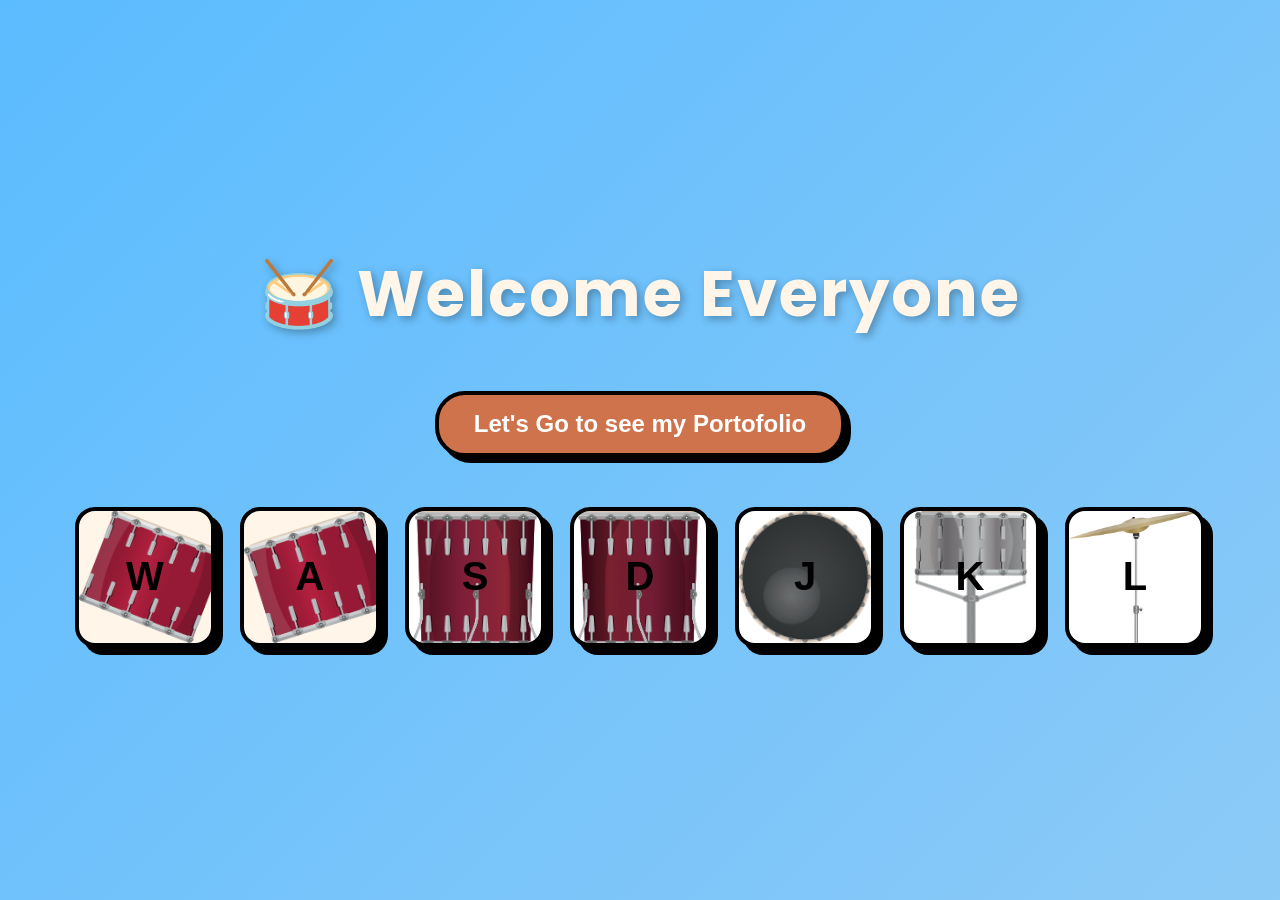
<file: index.html>
<!DOCTYPE html>
<html lang="en">
  <head>
    <meta charset="UTF-8" />
    <meta name="viewport" content="width=device-width, initial-scale=1.0" />
    <title>Drum Kit - DAMASSDEV</title>
    <link
      rel="icon"
      href="./Assets/images/Image_Company.jpg"
      type="image/x-icon"
    />

    <!-- Style CSS -->
    <link rel="stylesheet" href="./styles/style_splash.css" />

    <!-- font google
      -->
    <link
      href="https://fonts.googleapis.com/css2?family=Poppins:wght@400;700&display=swap"
      rel="stylesheet"
    />
  </head>
  <body>
    <h1>🥁 Welcome Everyone</h1>
    <button><a href="./pages/main.html">Let's Go to see my Portofolio</a></button>
    <div class="set">
      <button class="drum w">w</button>
      <button class="drum a">a</button>
      <button class="drum s">s</button>
      <button class="drum d">d</button>
      <button class="drum j">j</button>
      <button class="drum k">k</button>
      <button class="drum l">l</button>
    </div>
    <script src="./js/splash.js"></script>
  </body>
</html>
</file>
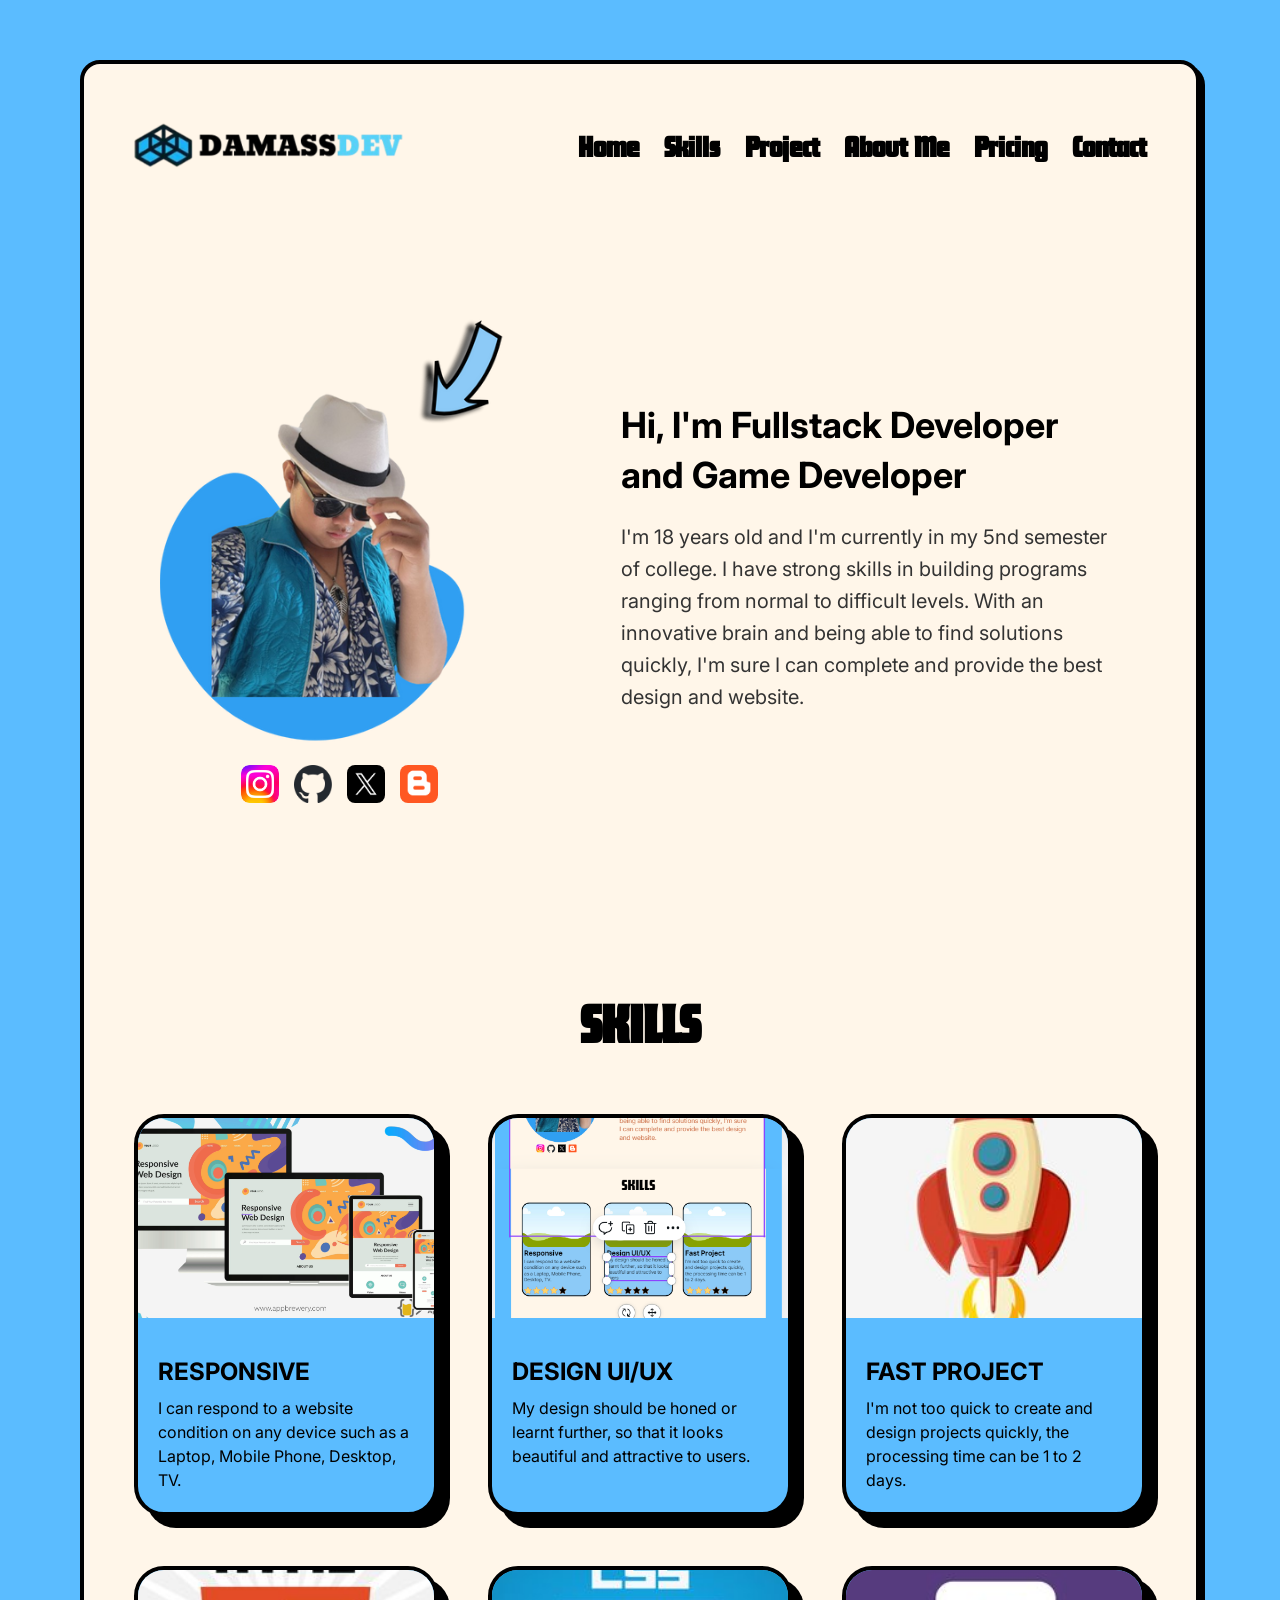
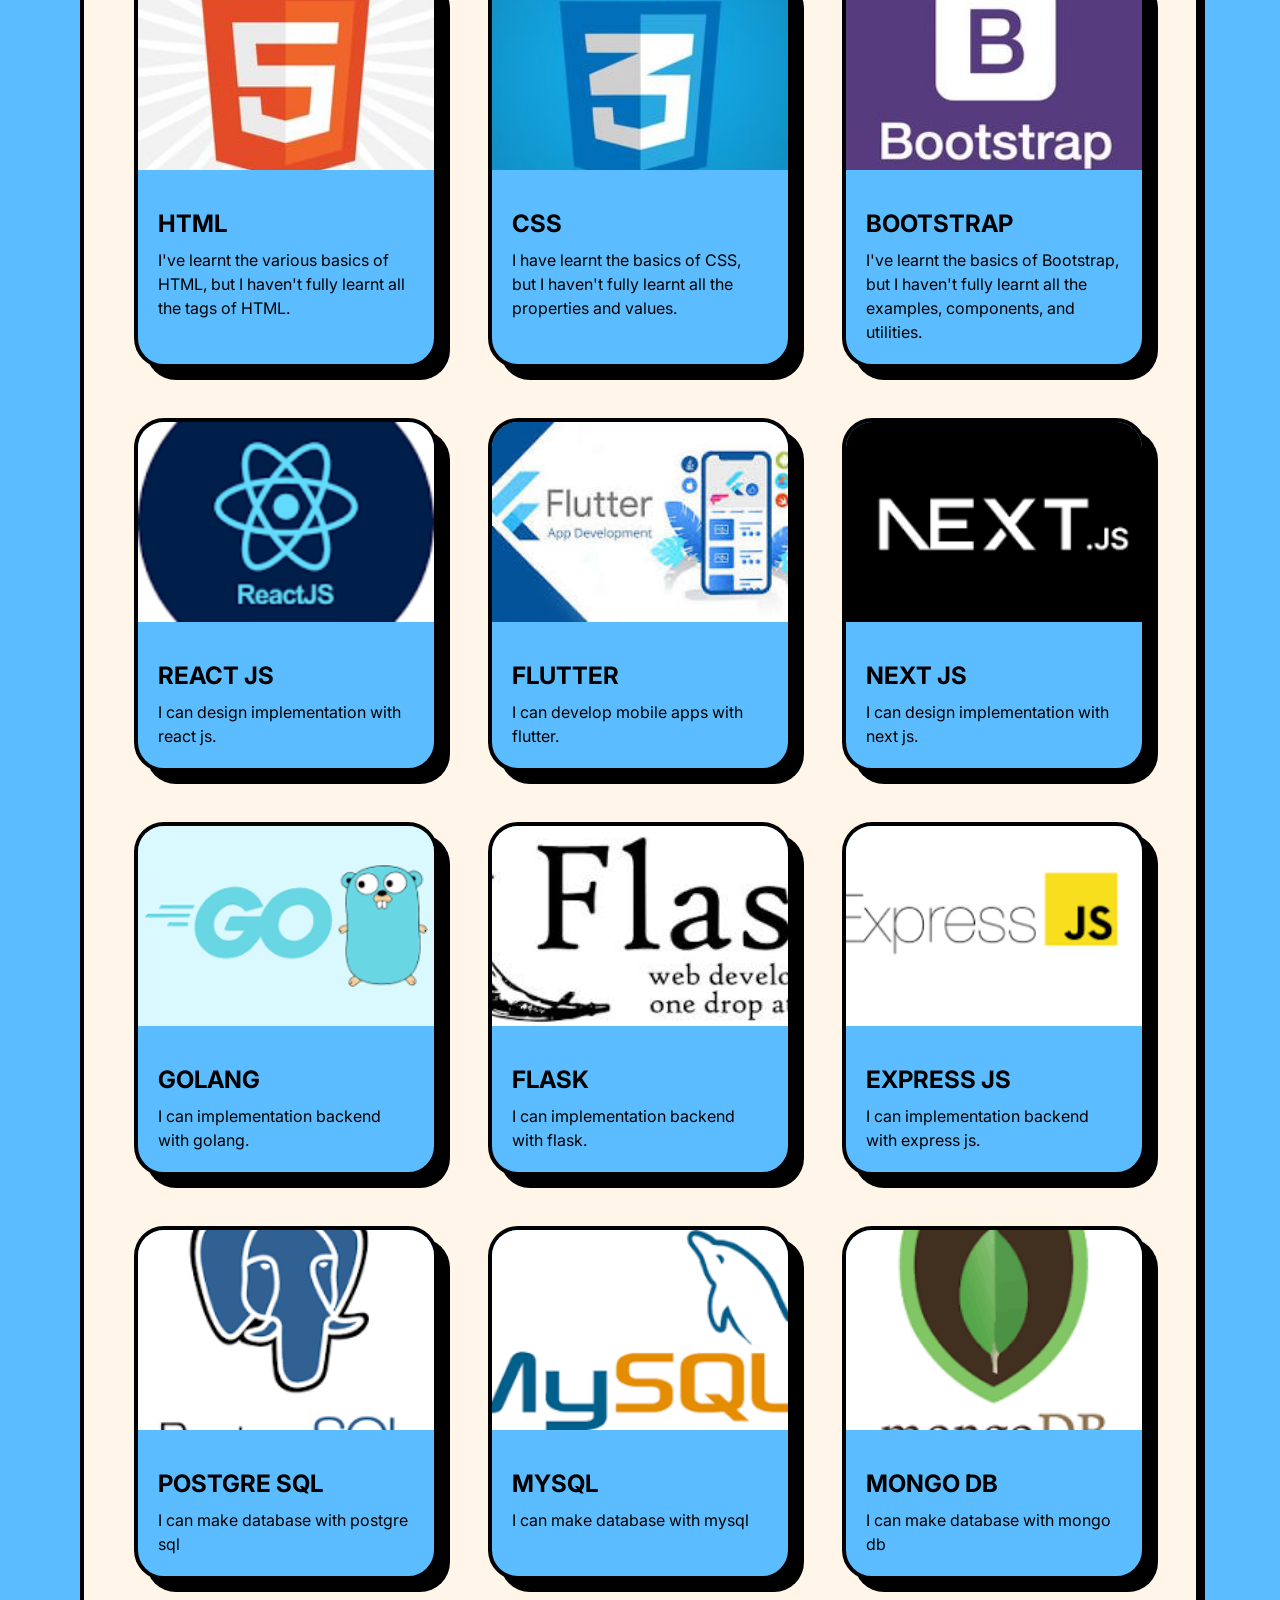
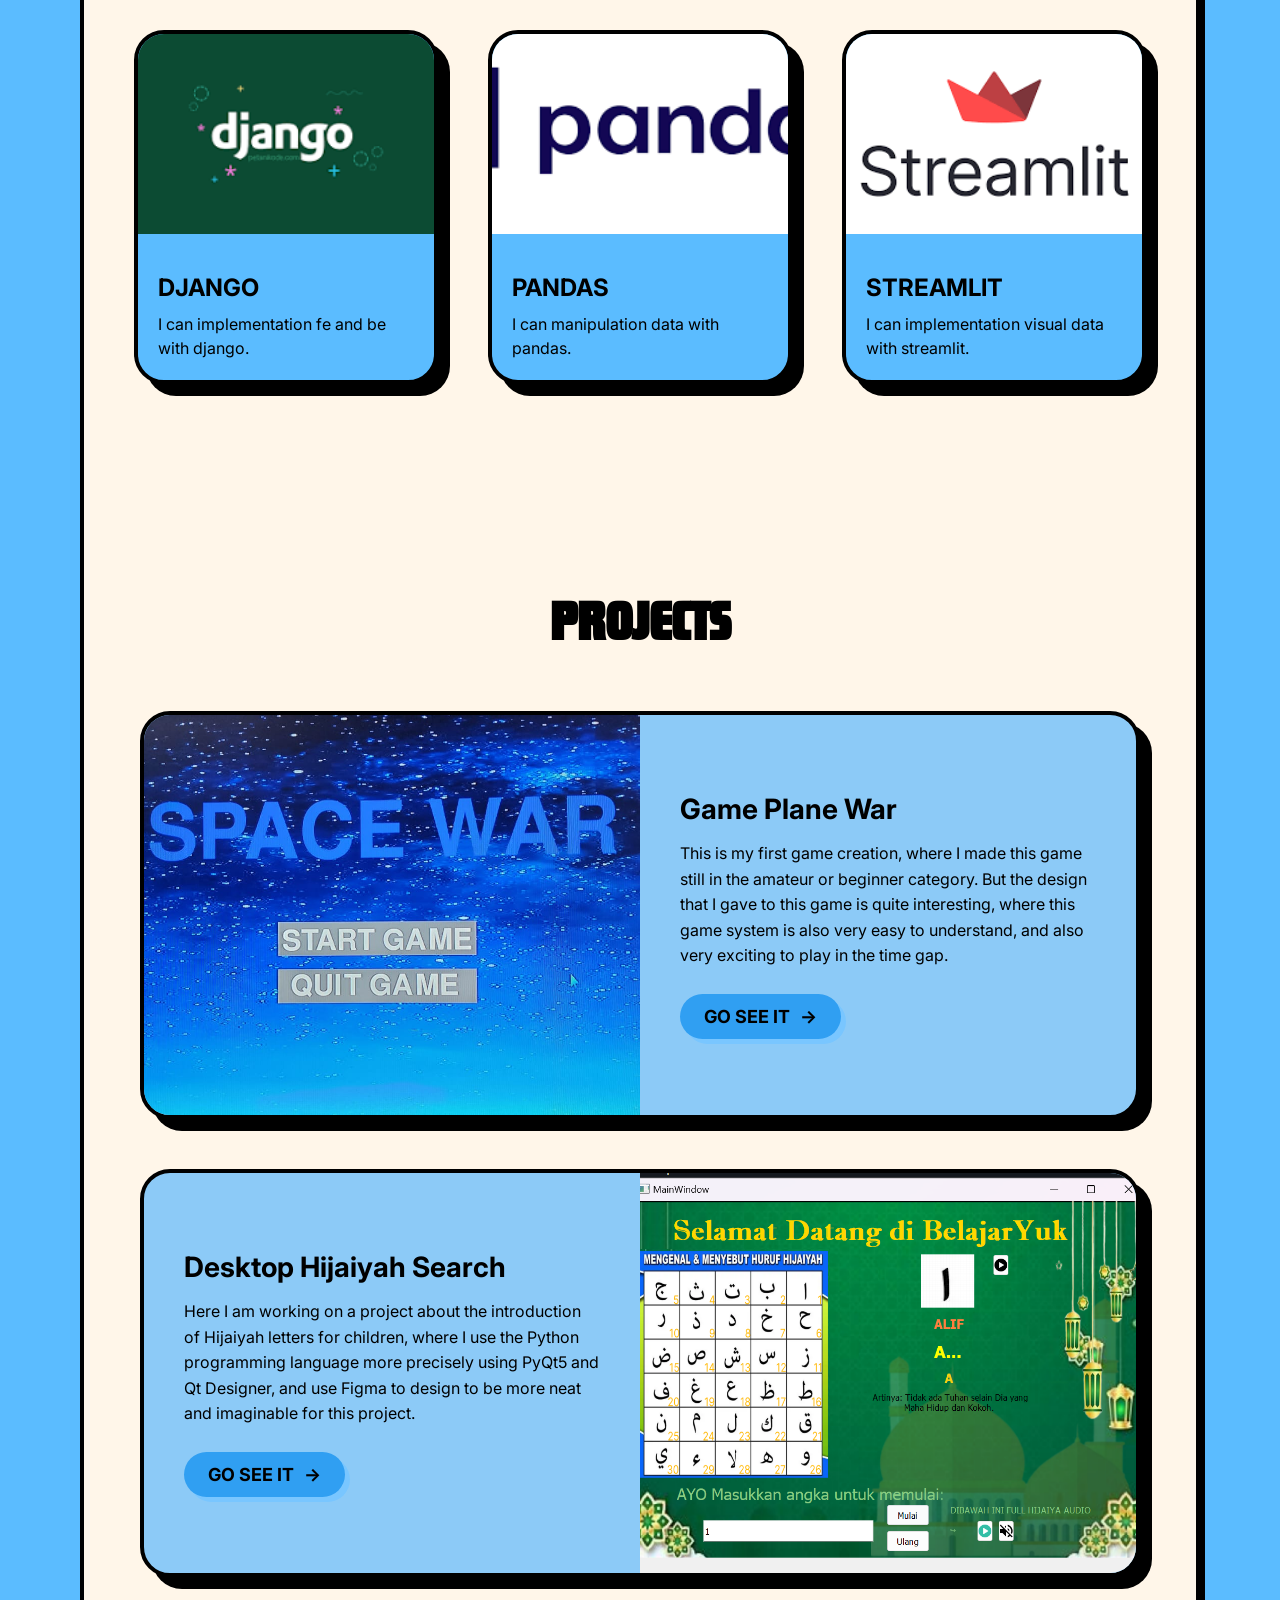
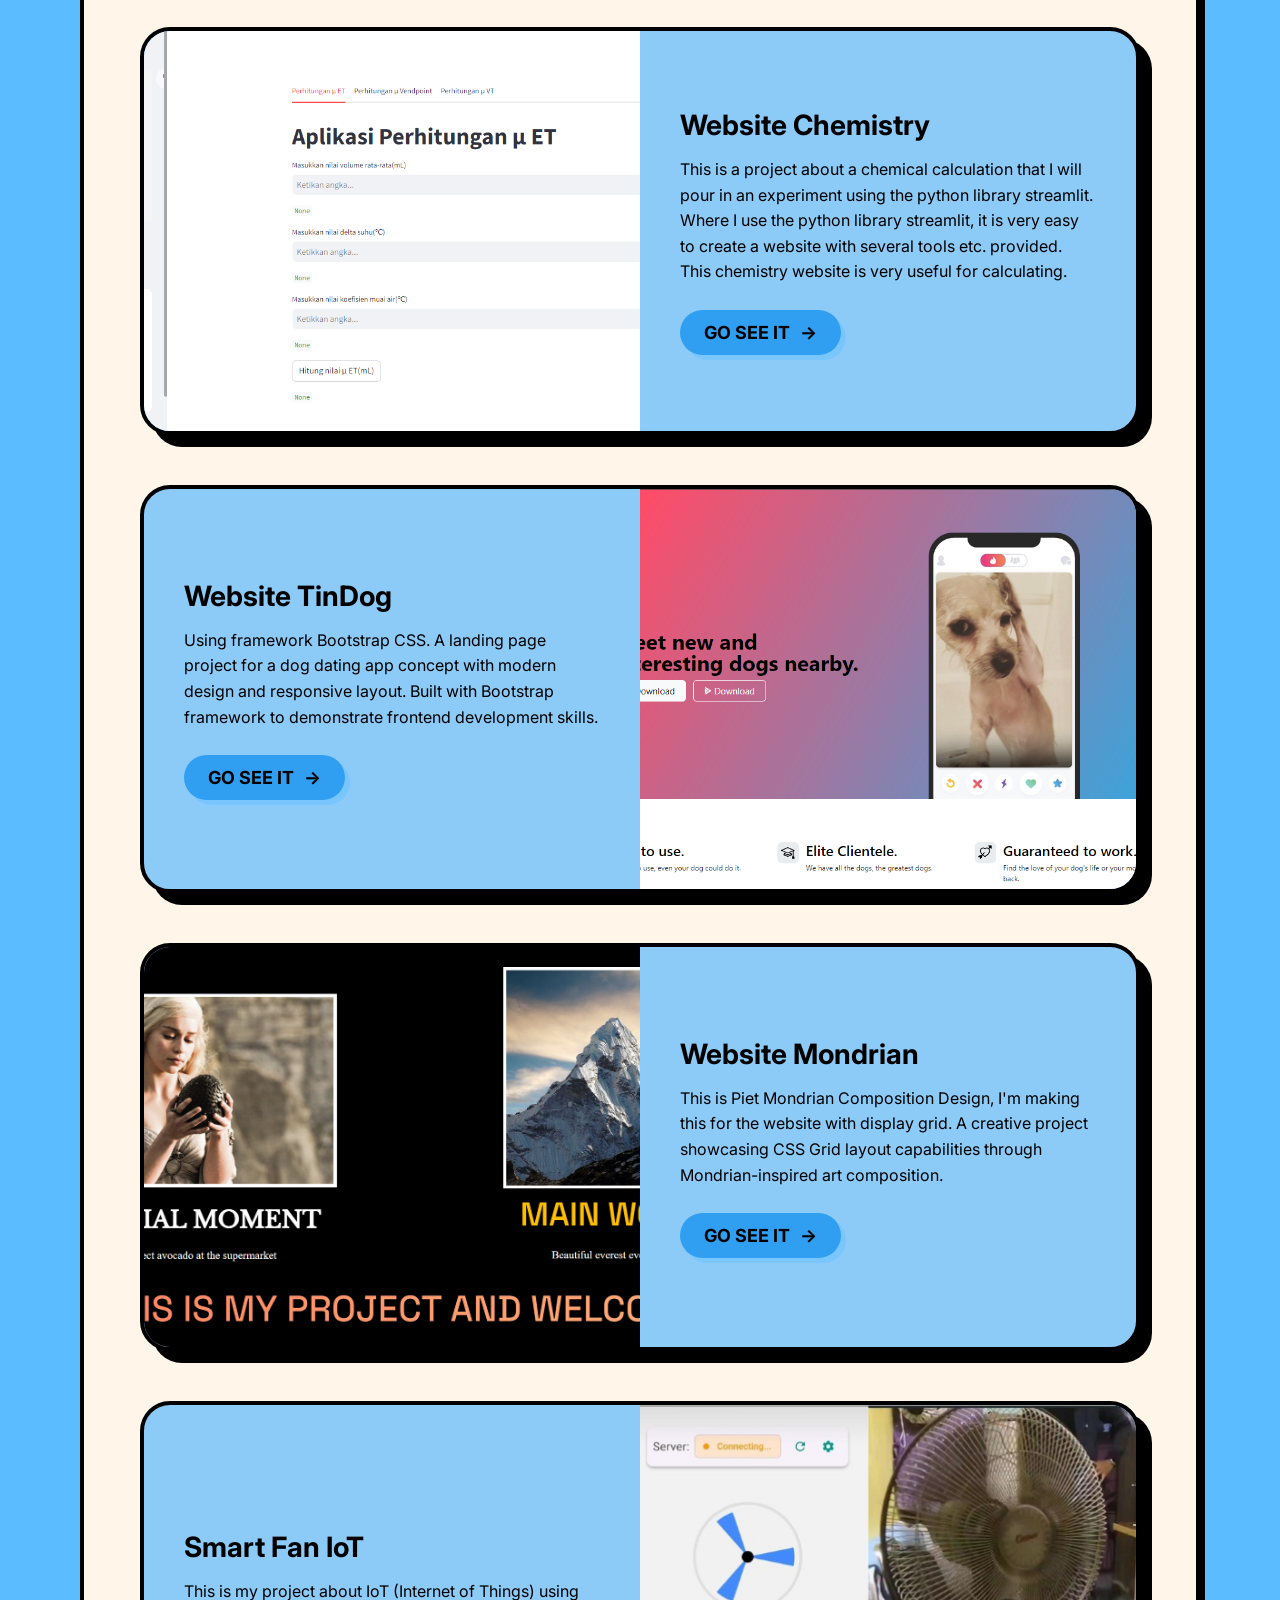
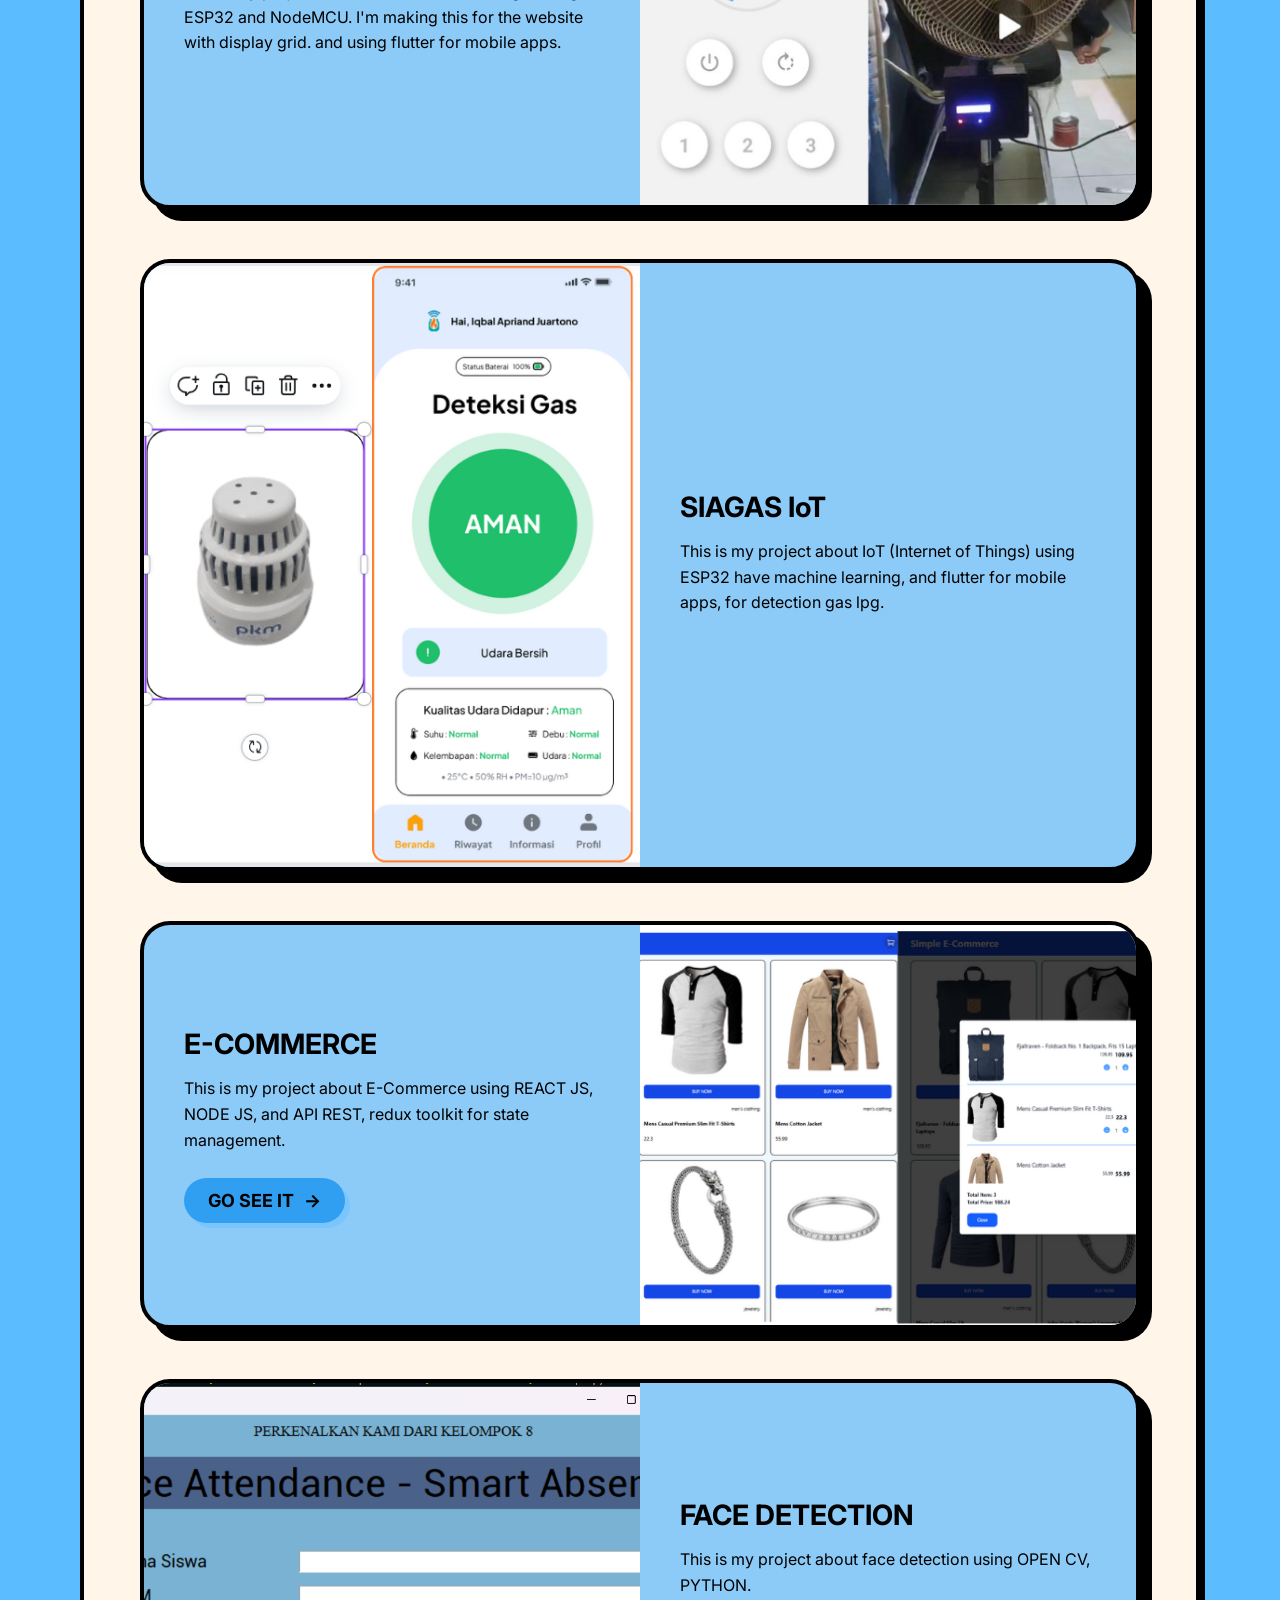
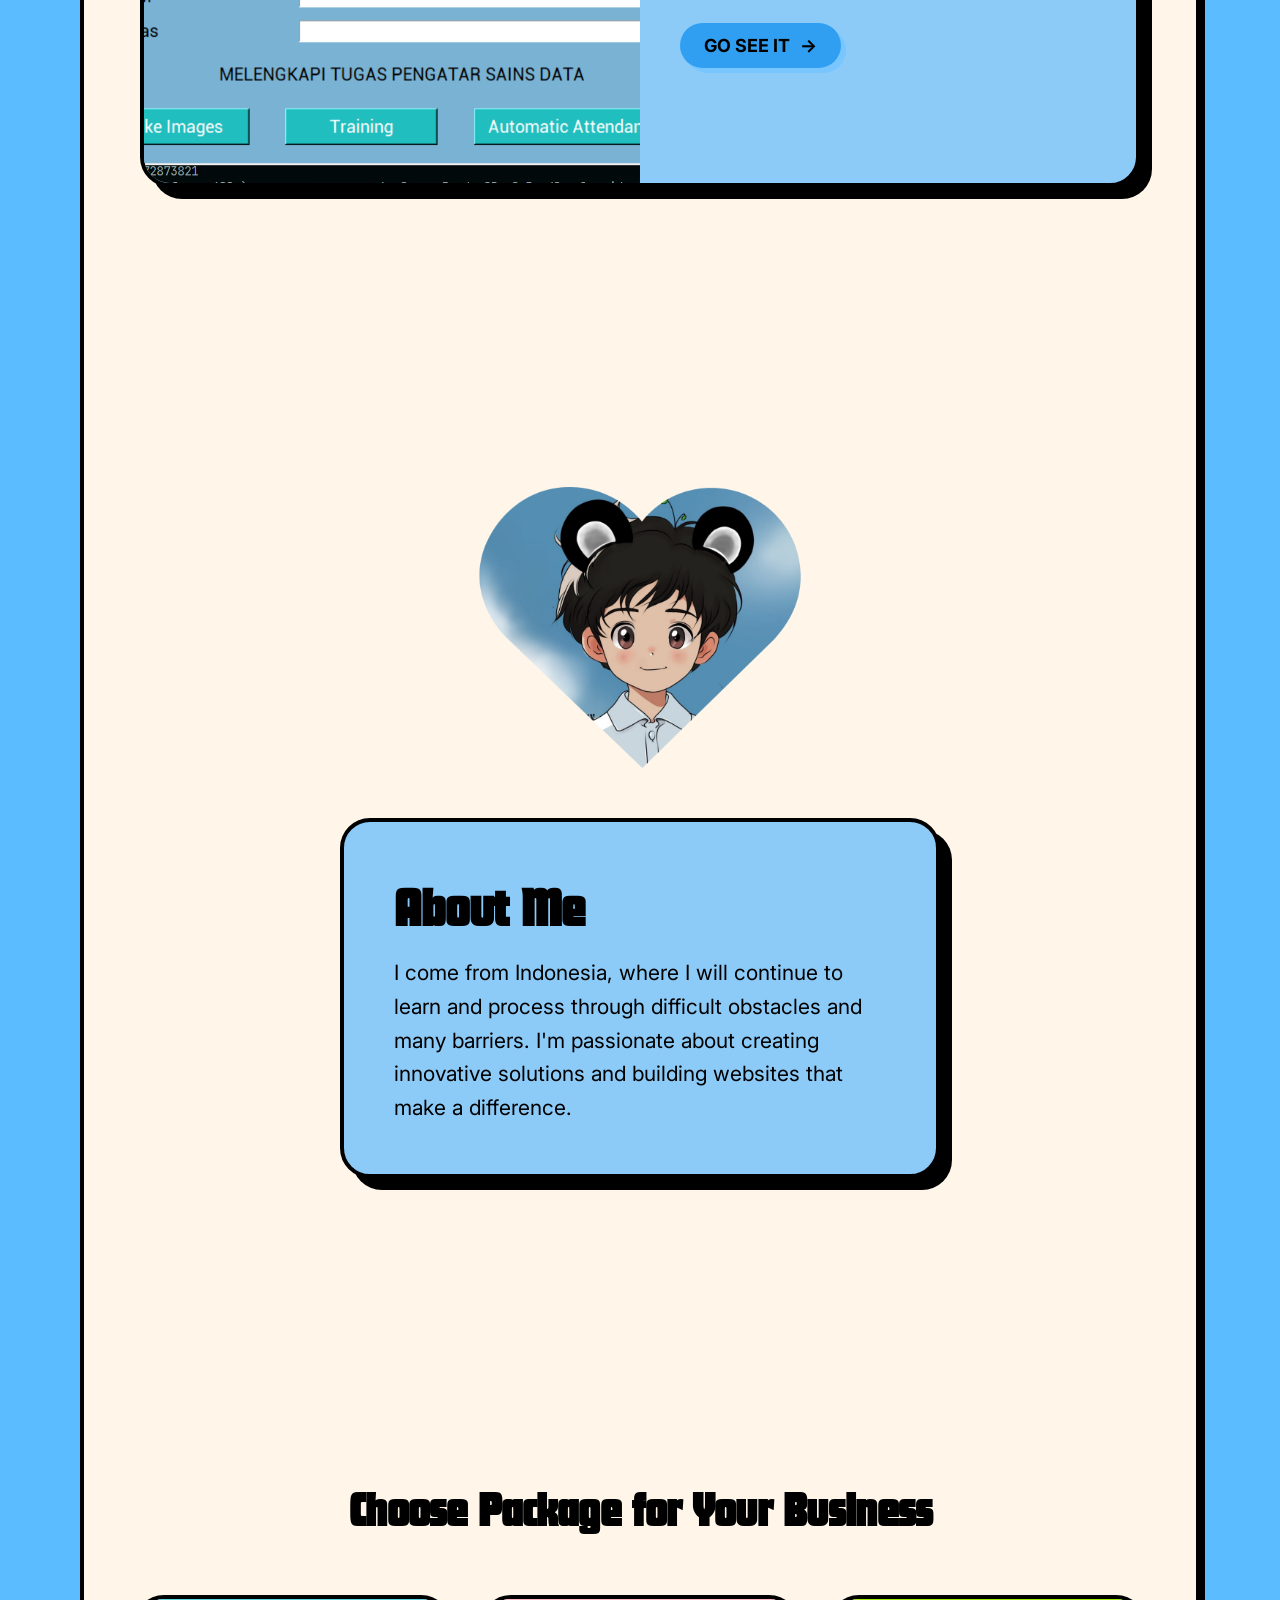
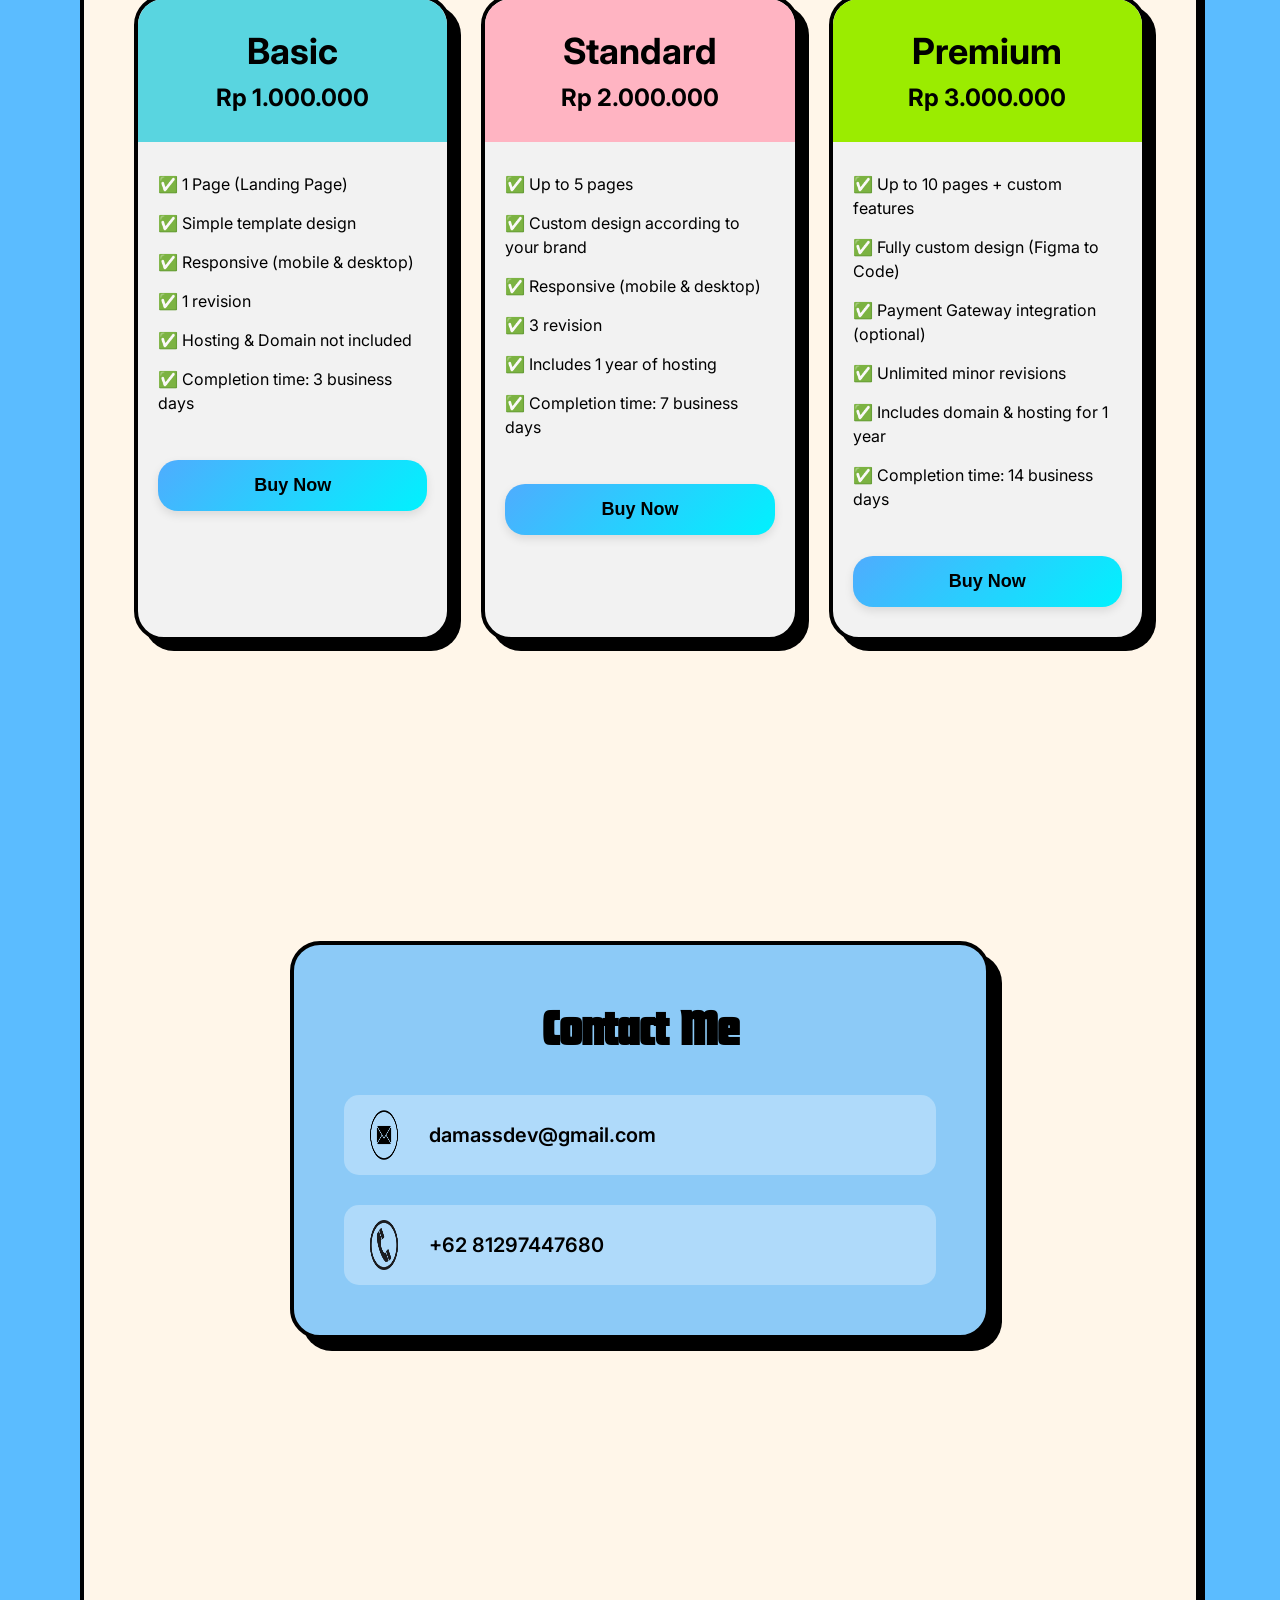
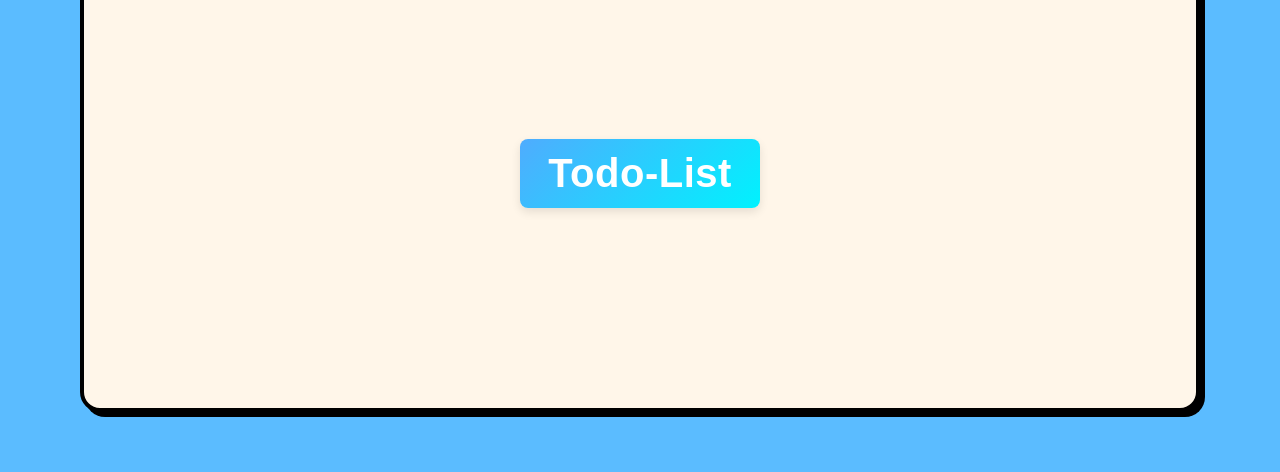
<file: pages/main.html>
<!DOCTYPE html>
<html lang="en">
  <head>
    <meta charset="UTF-8" />
    <meta name="viewport" content="width=device-width, initial-scale=1.0" />
    <title>DAMASSDEV - Portfolio</title>
    <link
      rel="icon"
      type="image/png"
      href="../Assets/images/Image_Company.jpg"
    />

    <!-- Style CSS -->
    <link rel="stylesheet" href="../styles/style.css" />

    <!-- Font Google -->
    <link rel="preconnect" href="https://fonts.googleapis.com" />
    <link rel="preconnect" href="https://fonts.gstatic.com" crossorigin />
    <link
      href="https://fonts.googleapis.com/css2?family=Inter:wght@400;700&display=swap"
      rel="stylesheet"
    />
  </head>
  <body>
    <div class="container">
      <!-- NavBar Section -->
      <section id="navbar">
        <a class="logo-link" href="#hero">
          <img
            class="logo"
            src="../Assets/images/Logo.png"
            alt="DAMASSDEV Logo"
          />
        </a>

        <!-- Burger Menu Button -->
        <button class="burger-menu" id="burgerMenu" aria-label="Toggle menu">
          <span></span>
          <span></span>
          <span></span>
        </button>

        <nav class="nav" id="navMenu">
          <a href="#hero" class="nav-item">Home</a>
          <a href="#skills" class="nav-item">Skills</a>
          <a href="#project" class="nav-item">Project</a>
          <a href="#about" class="nav-item">About Me</a>
          <a href="#pricing" class="nav-item">Pricing</a>
          <a href="#contact" class="nav-item">Contact</a>
        </nav>
      </section>

      <!-- Hero Section -->
      <section id="hero">
        <div class="left-hero">
          <img
            class="image-damas"
            src="../Assets/images/ImageMe.png"
            alt="DAMASSDEV Profile"
          />
          <div class="icon-hero">
            <a href="https://www.instagram.com/danarmas_p/" target="_blank">
              <img
                class="social-icon"
                src="../Assets/icon/InstaIcon.png"
                alt="Instagram"
              />
            </a>
            <a href="https://github.com/DAMASSDEV" target="_blank">
              <img
                class="social-icon"
                src="../Assets/icon/GitIcon.png"
                alt="GitHub"
              />
            </a>
            <a href="https://x.com/damassdev" target="_blank">
              <img
                class="social-icon"
                src="../Assets/icon/TwitIcon.png"
                alt="Twitter"
              />
            </a>
            <a href="https://damassdev.blogspot.com/" target="_blank">
              <img
                class="social-icon"
                src="../Assets/icon/BlogIcon.png"
                alt="Blog"
              />
            </a>
          </div>
        </div>

        <div class="text-hero">
          <h1 class="title-hero">
            Hi, I'm Fullstack Developer<br />and Game Developer
          </h1>
          <p class="p-hero">
            I'm 18 years old and I'm currently in my 5nd semester of college. I
            have strong skills in building programs ranging from normal to
            difficult levels. With an innovative brain and being able to find
            solutions quickly, I'm sure I can complete and provide the best
            design and website.
          </p>
        </div>
      </section>

      <!-- Skills Section -->
      <section id="skills">
        <h2 class="title-skills">SKILLS</h2>
        <div class="grid-skills">
          <div class="wrapper-skills">
            <img
              class="img-skills"
              src="../Assets/images/respon.png"
              alt="Responsive Design"
            />
            <div class="skill-content">
              <h3 class="h-skills">RESPONSIVE</h3>
              <p class="p-skills">
                I can respond to a website condition on any device such as a
                Laptop, Mobile Phone, Desktop, TV.
              </p>
            </div>
          </div>

          <div class="wrapper-skills">
            <img
              class="img-skills"
              src="../Assets/images/UIUX.png"
              alt="UI/UX Design"
            />
            <div class="skill-content">
              <h3 class="h-skills">DESIGN UI/UX</h3>
              <p class="p-skills">
                My design should be honed or learnt further, so that it looks
                beautiful and attractive to users.
              </p>
            </div>
          </div>

          <div class="wrapper-skills">
            <img
              class="img-skills"
              src="../Assets/images/fast.jpg"
              alt="Fast Project"
            />
            <div class="skill-content">
              <h3 class="h-skills">FAST PROJECT</h3>
              <p class="p-skills">
                I'm not too quick to create and design projects quickly, the
                processing time can be 1 to 2 days.
              </p>
            </div>
          </div>

          <div class="wrapper-skills">
            <img
              class="img-skills"
              src="../Assets/images/html.jpg"
              alt="HTML"
            />
            <div class="skill-content">
              <h3 class="h-skills">HTML</h3>
              <p class="p-skills">
                I've learnt the various basics of HTML, but I haven't fully
                learnt all the tags of HTML.
              </p>
            </div>
          </div>

          <div class="wrapper-skills">
            <img class="img-skills" src="../Assets/images/css.jpg" alt="CSS" />
            <div class="skill-content">
              <h3 class="h-skills">CSS</h3>
              <p class="p-skills">
                I have learnt the basics of CSS, but I haven't fully learnt all
                the properties and values.
              </p>
            </div>
          </div>

          <div class="wrapper-skills">
            <img
              class="img-skills"
              src="../Assets/images/boots.jpg"
              alt="Bootstrap"
            />
            <div class="skill-content">
              <h3 class="h-skills">BOOTSTRAP</h3>
              <p class="p-skills">
                I've learnt the basics of Bootstrap, but I haven't fully learnt
                all the examples, components, and utilities.
              </p>
            </div>
          </div>
          <div class="wrapper-skills">
            <img
              class="img-skills"
              src="../Assets/images/image_react.png"
              alt="React js"
            />
            <div class="skill-content">
              <h3 class="h-skills">REACT JS</h3>
              <p class="p-skills">I can design implementation with react js.</p>
            </div>
          </div>
          <div class="wrapper-skills">
            <img
              class="img-skills"
              src="../Assets/images/image_flutter.jpg"
              alt="flutter"
            />
            <div class="skill-content">
              <h3 class="h-skills">FLUTTER</h3>
              <p class="p-skills">I can develop mobile apps with flutter.</p>
            </div>
          </div>
          <div class="wrapper-skills">
            <img
              class="img-skills"
              src="../Assets/images/image_next.png"
              alt="Next Js"
            />
            <div class="skill-content">
              <h3 class="h-skills">NEXT JS</h3>
              <p class="p-skills">I can design implementation with next js.</p>
            </div>
          </div>
          <div class="wrapper-skills">
            <img
              class="img-skills"
              src="../Assets/images/image_golang.png"
              alt="Golang"
            />
            <div class="skill-content">
              <h3 class="h-skills">GOLANG</h3>
              <p class="p-skills">I can implementation backend with golang.</p>
            </div>
          </div>
          <div class="wrapper-skills">
            <img
              class="img-skills"
              src="../Assets/images/image-flask.jpg"
              alt="flask"
            />
            <div class="skill-content">
              <h3 class="h-skills">FLASK</h3>
              <p class="p-skills">I can implementation backend with flask.</p>
            </div>
          </div>
          <div class="wrapper-skills">
            <img
              class="img-skills"
              src="../Assets/images/image-express.png"
              alt="EXPRESS JS"
            />
            <div class="skill-content">
              <h3 class="h-skills">EXPRESS JS</h3>
              <p class="p-skills">
                I can implementation backend with express js.
              </p>
            </div>
          </div>

          <div class="wrapper-skills">
            <img
              class="img-skills"
              src="../Assets/images/i-postgre.png"
              alt="POSTGRE SQL"
            />
            <div class="skill-content">
              <h3 class="h-skills">POSTGRE SQL</h3>
              <p class="p-skills">I can make database with postgre sql</p>
            </div>
          </div>

          <div class="wrapper-skills">
            <img
              class="img-skills"
              src="../Assets/images/i-mysql.png"
              alt="MYSQL"
            />
            <div class="skill-content">
              <h3 class="h-skills">MYSQL</h3>
              <p class="p-skills">I can make database with mysql</p>
            </div>
          </div>

          <div class="wrapper-skills">
            <img
              class="img-skills"
              src="../Assets/images/i-mongo.png"
              alt="MONGO DB"
            />
            <div class="skill-content">
              <h3 class="h-skills">MONGO DB</h3>
              <p class="p-skills">I can make database with mongo db</p>
            </div>
          </div>

          <div class="wrapper-skills">
            <img
              class="img-skills"
              src="../Assets/images/django.png"
              alt="DJANGO"
            />
            <div class="skill-content">
              <h3 class="h-skills">DJANGO</h3>
              <p class="p-skills">
                I can implementation fe and be with django.
              </p>
            </div>
          </div>

          <div class="wrapper-skills">
            <img
              class="img-skills"
              src="../Assets/images/pandas.png"
              alt="PANDAS"
            />
            <div class="skill-content">
              <h3 class="h-skills">PANDAS</h3>
              <p class="p-skills">I can manipulation data with pandas.</p>
            </div>
          </div>

          <div class="wrapper-skills">
            <img
              class="img-skills"
              src="../Assets/images/streamlit.png"
              alt="STREAMLIT"
            />
            <div class="skill-content">
              <h3 class="h-skills">STREAMLIT</h3>
              <p class="p-skills">
                I can implementation visual data with streamlit.
              </p>
            </div>
          </div>
        </div>
      </section>

      <!-- Project Section -->
      <section id="project">
        <h2 class="title-project">PROJECTS</h2>
        <div class="projects-container">
          <!-- Project 1: Game Plane War -->
          <div class="wrapper-project">
            <img
              class="project-image"
              src="../Assets/images/image_Spacewar.png"
              alt="Space War Game"
            />
            <div class="project-content">
              <h3 class="h-project">Game Plane War</h3>
              <p class="p-project">
                This is my first game creation, where I made this game still in
                the amateur or beginner category. But the design that I gave to
                this game is quite interesting, where this game system is also
                very easy to understand, and also very exciting to play in the
                time gap.
              </p>
              <a
                href="https://github.com/DAMASSDEV/Game_planewar.github.io"
                target="_blank"
                class="btn-project"
              >
                <span>GO SEE IT</span>
                <span>→</span>
              </a>
            </div>
          </div>

          <!-- Project 2: Desktop Hijaiyah -->
          <div class="wrapper-project reverse">
            <img
              class="project-image"
              src="../Assets/images/image_ijaiyah.png"
              alt="Hijaiyah Desktop App"
            />
            <div class="project-content">
              <h3 class="h-project">Desktop Hijaiyah Search</h3>
              <p class="p-project">
                Here I am working on a project about the introduction of
                Hijaiyah letters for children, where I use the Python
                programming language more precisely using PyQt5 and Qt Designer,
                and use Figma to design to be more neat and imaginable for this
                project.
              </p>
              <a
                href="https://github.com/DAMASSDEV/childHijaiya-PyQt5"
                target="_blank"
                class="btn-project"
              >
                <span>GO SEE IT</span>
                <span>→</span>
              </a>
            </div>
          </div>

          <!-- Project 3: Chemistry Website -->
          <div class="wrapper-project">
            <img
              class="project-image"
              src="../Assets/images/image_kimia.png"
              alt="Chemistry Website"
            />
            <div class="project-content">
              <h3 class="h-project">Website Chemistry</h3>
              <p class="p-project">
                This is a project about a chemical calculation that I will pour
                in an experiment using the python library streamlit. Where I use
                the python library streamlit, it is very easy to create a
                website with several tools etc. provided. This chemistry website
                is very useful for calculating.
              </p>
              <a
                href="https://github.com/DAMASSDEV/Streamlit-chemical-calculations"
                target="_blank"
                class="btn-project"
              >
                <span>GO SEE IT</span>
                <span>→</span>
              </a>
            </div>
          </div>

          <!-- Project 4: TinDog -->
          <div class="wrapper-project reverse">
            <img
              class="project-image"
              src="../Assets/images/image_tindog.png"
              alt="TinDog Website"
            />
            <div class="project-content">
              <h3 class="h-project">Website TinDog</h3>
              <p class="p-project">
                Using framework Bootstrap CSS. A landing page project for a dog
                dating app concept with modern design and responsive layout.
                Built with Bootstrap framework to demonstrate frontend
                development skills.
              </p>
              <a
                href="https://github.com/DAMASSDEV/LandingPage-TinDog"
                target="_blank"
                class="btn-project"
              >
                <span>GO SEE IT</span>
                <span>→</span>
              </a>
            </div>
          </div>

          <!-- Project 5: Mondrian -->
          <div class="wrapper-project">
            <img
              class="project-image"
              src="../Assets/images/image_motivasionMeme.png"
              alt="Mondrian Website"
            />
            <div class="project-content">
              <h3 class="h-project">Website Mondrian</h3>
              <p class="p-project">
                This is Piet Mondrian Composition Design, I'm making this for
                the website with display grid. A creative project showcasing CSS
                Grid layout capabilities through Mondrian-inspired art
                composition.
              </p>
              <a
                href="https://github.com/DAMASSDEV/Motivation-Meme-Project"
                target="_blank"
                class="btn-project"
              >
                <span>GO SEE IT</span>
                <span>→</span>
              </a>
            </div>
          </div>

          <div class="wrapper-project reverse">
            <img
              class="project-image"
              src="../Assets/images/pro-iot.png"
              alt="Iot smart"
            />
            <div class="project-content">
              <h3 class="h-project">Smart Fan IoT</h3>
              <p class="p-project">
                This is my project about IoT (Internet of Things) using ESP32
                and NodeMCU. I'm making this for the website with display grid.
                and using flutter for mobile apps.
              </p>
            </div>
          </div>

          <div class="wrapper-project">
            <img
              class="project-image"
              src="../Assets/images/pro-iot2.png"
              alt="SIAGAS"
            />
            <div class="project-content">
              <h3 class="h-project">SIAGAS IoT</h3>
              <p class="p-project">
                This is my project about IoT (Internet of Things) using ESP32
                have machine learning, and flutter for mobile apps, for
                detection gas lpg.
              </p>
            </div>
          </div>

          <div class="wrapper-project reverse">
            <img
              class="project-image"
              src="../Assets/images/eccomerce.png"
              alt="E-COMMERCE"
            />
            <div class="project-content">
              <h3 class="h-project">E-COMMERCE</h3>
              <p class="p-project">
                This is my project about E-Commerce using REACT JS, NODE JS, and
                API REST, redux toolkit for state management.
              </p>
              <a
                href="https://product-eccomerce.vercel.app/"
                target="_blank"
                class="btn-project"
              >
                <span>GO SEE IT</span>
                <span>→</span>
              </a>
            </div>
          </div>

          <div class="wrapper-project">
            <img
              class="project-image"
              src="../Assets/images/face.png"
              alt="FACE"
            />
            <div class="project-content">
              <h3 class="h-project">FACE DETECTION</h3>
              <p class="p-project">
                This is my project about face detection using OPEN CV, PYTHON.
              </p>
              <a
                href="https://github.com/DAMASSDEV/Face-Attendance"
                target="_blank"
                class="btn-project"
              >
                <span>GO SEE IT</span>
                <span>→</span>
              </a>
            </div>
          </div>
        </div>
      </section>

      <!-- About Section -->
      <section id="about">
        <img
          class="love-img"
          src="../Assets/graph/GambarCompanyLove.png"
          alt="Company Love"
        />
        <div class="about-card">
          <h2 class="h-about">About Me</h2>
          <p class="p-about">
            I come from Indonesia, where I will continue to learn and process
            through difficult obstacles and many barriers. I'm passionate about
            creating innovative solutions and building websites that make a
            difference.
          </p>
        </div>
      </section>

      <!-- Pricing Section -->
      <section id="pricing">
        <h2>Choose Package for Your Business</h2>
        <div class="pricing-container">
          <div class="pricing-plan">
            <div class="plan-header basic">
              <h3 class="plan-title">Basic</h3>
              <p class="plan-price">Rp 1.000.000</p>
            </div>
            <ul class="plan-features">
              <li>✅ 1 Page (Landing Page)</li>
              <li>✅ Simple template design</li>
              <li>✅ Responsive (mobile & desktop)</li>
              <li>✅ 1 revision</li>
              <li>✅ Hosting & Domain not included</li>
              <li>✅ Completion time: 3 business days</li>
            </ul>
            <button
              class="plan-button basic-btn"
              onclick="orderPackage('Basic')"
            >
              Buy Now
            </button>
          </div>

          <div class="pricing-plan">
            <div class="plan-header standard">
              <h3 class="plan-title">Standard</h3>
              <p class="plan-price">Rp 2.000.000</p>
            </div>
            <ul class="plan-features">
              <li>✅ Up to 5 pages</li>
              <li>✅ Custom design according to your brand</li>
              <li>✅ Responsive (mobile & desktop)</li>
              <li>✅ 3 revision</li>
              <li>✅ Includes 1 year of hosting</li>
              <li>✅ Completion time: 7 business days</li>
            </ul>
            <button
              class="plan-button standard-btn"
              onclick="orderPackage('Standard')"
            >
              Buy Now
            </button>
          </div>

          <div class="pricing-plan">
            <div class="plan-header premium">
              <h3 class="plan-title">Premium</h3>
              <p class="plan-price">Rp 3.000.000</p>
            </div>
            <ul class="plan-features">
              <li>✅ Up to 10 pages + custom features</li>
              <li>✅ Fully custom design (Figma to Code)</li>
              <li>✅ Payment Gateway integration (optional)</li>
              <li>✅ Unlimited minor revisions</li>
              <li>✅ Includes domain & hosting for 1 year</li>
              <li>✅ Completion time: 14 business days</li>
            </ul>
            <button
              class="plan-button premium-btn"
              onclick="orderPackage('Premium')"
            >
              Buy Now
            </button>
          </div>
        </div>
      </section>

      <!-- Contact Section -->
      <section id="contact">
        <div class="contact-card">
          <h2 class="h-contact">Contact Me</h2>
          <div class="contact-info">
            <div class="contact-item">
              <img
                class="icon-contact"
                src="../Assets/icon/EmailIcon.png"
                alt="Email Icon"
              />
              <p class="p-contact">damassdev@gmail.com</p>
            </div>
            <div class="contact-item">
              <img
                class="icon-contact"
                src="../Assets/icon/TelpIcon.png"
                alt="Phone Icon"
              />
              <p class="p-contact">+62 81297447680</p>
            </div>
          </div>
        </div>
      </section>
      <section id="button">
        <button><a href="./todo.html" class="go-todo"> Todo-List </a></button>
      </section>
    </div>

    <script src="../js/main.js"></script>
  </body>
</html>
</file>
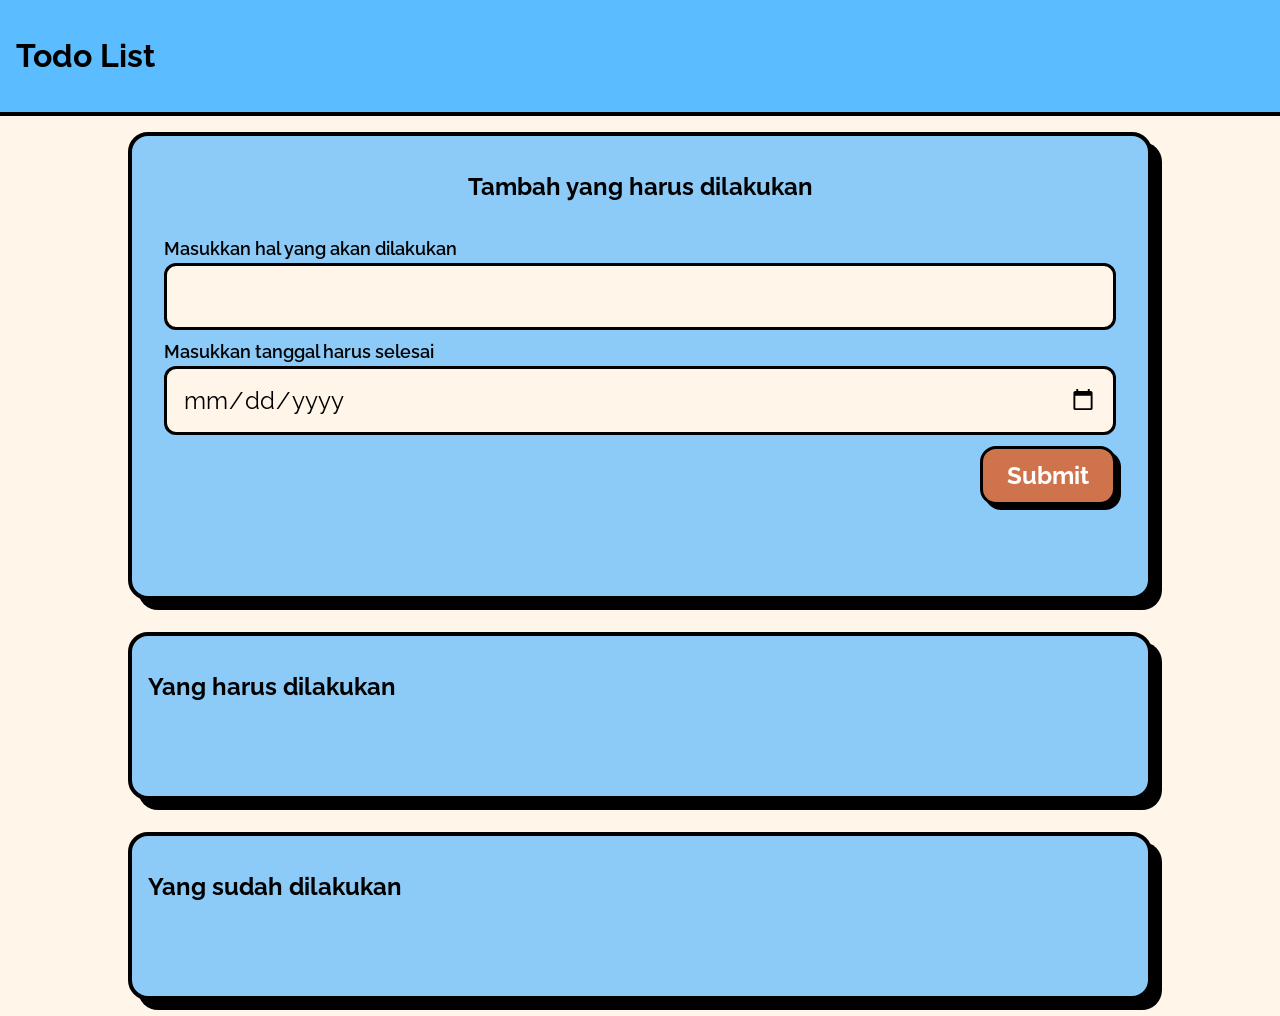
<file: pages/todo.html>
<!DOCTYPE html>
<html lang="en">
  <head>
    <meta charset="UTF-8" />
    <meta http-equiv="X-UA-Compatible" content="IE=edge" />
    <meta name="viewport" content="width=device-width, initial-scale=1.0" />
    <title>DAMASSDEV - Portofolio</title>

    <link
      rel="icon"
      type="image/png"
      href="../Assets/images/Image_Company.jpg"
    />

    <!-- Style css -->
    <link rel="stylesheet" href="../styles/todo.css" />
  </head>

  <body>
    <header>
      <h1>Todo List</h1>
    </header>

    <div class="wrapper">
      <div class="container bg-white shadow" id="add-todo">
        <h2 class="container-header text-center">
          Tambah yang harus dilakukan
        </h2>
        <form class="form" action="#" id="form">
          <div class="form-group form-title">
            <label for="title">Masukkan hal yang akan dilakukan</label>
            <input type="text" id="title" name="title" required />
          </div>
          <div class="form-group form-title">
            <label for="date">Masukkan tanggal harus selesai</label>
            <input type="date" id="date" name="date" required />
          </div>
          <input
            type="submit"
            value="Submit"
            name="Submit"
            class="btn-submit"
          />
        </form>
      </div>

      <div class="container">
        <h2 class="container-header">Yang harus dilakukan</h2>

        <div class="list-item" id="todos"></div>
      </div>

      <div class="container">
        <h2 class="container-header">Yang sudah dilakukan</h2>

        <div class="list-item" id="completed-todos"></div>
      </div>
    </div>
    <div id="toast" class="toast">Data berhasil disimpan!</div>
    <script src="../js/todo.js" text="text/javascript"></script>
  </body>
</html>
</file>
<file: styles/style_splash.css>
body {
  margin: 0;
  padding: 20px;
  font-family: "Poppins", sans-serif;
  background: linear-gradient(135deg, #5bbcff, #8ccaf7);
  color: #000;
  display: flex;
  flex-direction: column;
  justify-content: center;
  align-items: center;
  min-height: 100vh;
  box-sizing: border-box;
}

* {
  box-sizing: border-box;
}

h1 {
  font-size: 4rem;
  margin-bottom: 50px;
  text-shadow: 3px 3px 8px rgba(0, 0, 0, 0.3);
  letter-spacing: 2px;
  color: #fff6e9;
  font-weight: 700;
  text-align: center;
  padding: 0 20px;
}

.set {
  display: flex;
  flex-wrap: wrap;
  justify-content: center;
  gap: 25px;
  max-width: 100%;
  padding: 0 10px;
}

.drum {
  width: 140px;
  height: 140px;
  border-radius: 20px;
  border: 4px solid #000;
  font-size: 2.5rem;
  font-weight: 700;
  color: #000;
  background-color: #fff6e9;
  box-shadow: 8px 8px 0 #000;
  cursor: pointer;
  transition: all 0.2s ease;
  display: flex;
  justify-content: center;
  align-items: center;
  text-transform: uppercase;
  position: relative;
  overflow: hidden;
  flex-shrink: 0;
}

.drum:hover {
  transform: translateY(-5px);
  box-shadow: 10px 10px 0 #000;
  background-color: #ce734c;
}

.drum:active,
.pressed {
  transform: translateY(2px);
  box-shadow: 4px 4px 0 #000;
}

.w {
  background-image: url("../Assets/images/tom1.png");
  background-size: cover;
}
.a {
  background-image: url("../Assets/images/tom2.png");
  background-size: cover;
}
.s {
  background-image: url("../Assets/images/tom3.png");
  background-size: cover;
}
.d {
  background-image: url("../Assets/images/tom4.png");
  background-size: cover;
}
.j {
  background-image: url("../Assets/images/kick.png");
  background-size: cover;
}
.k {
  background-image: url("../Assets/images/snare.png");
  background-size: cover;
}
.l {
  background-image: url("../Assets/images/crash.png");
  background-size: cover;
}

button {
  background-color: #ce734c;
  color: #fff;
  font-size: 1.5rem;
  font-weight: 700;
  padding: 15px 35px;
  border: 4px solid #000;
  border-radius: 30px;
  cursor: pointer;
  margin-bottom: 50px;
  transition: all 0.3s ease;
  box-shadow: 6px 6px 0 #000;
}

button a {
  text-decoration: none;
  color: inherit;
}

button:hover {
  transform: translateY(-3px);
  box-shadow: 8px 8px 0 #000;
  background-color: #5bbcff;
}

button:active {
  transform: translateY(1px);
  box-shadow: 3px 3px 0 #000;
}

/* Tablet breakpoint */
@media (max-width: 768px) {
  body {
    padding: 15px;
  }

  h1 {
    font-size: 3rem;
    margin-bottom: 30px;
  }

  .set {
    gap: 20px;
  }

  .drum {
    width: 110px;
    height: 110px;
    font-size: 2rem;
    box-shadow: 6px 6px 0 #000;
  }

  .drum:hover {
    box-shadow: 7px 7px 0 #000;
  }

  button {
    font-size: 1.3rem;
    padding: 12px 28px;
    margin-bottom: 30px;
  }
}

/* Mobile breakpoint */
@media (max-width: 480px) {
  body {
    padding: 10px;
  }

  h1 {
    font-size: 2rem;
    margin-bottom: 20px;
    letter-spacing: 1px;
  }

  .set {
    gap: 15px;
    padding: 0 5px;
  }

  .drum {
    width: 85px;
    height: 85px;
    font-size: 1.5rem;
    border: 3px solid #000;
    box-shadow: 5px 5px 0 #000;
    border-radius: 15px;
  }

  .drum:hover {
    transform: translateY(-3px);
    box-shadow: 6px 6px 0 #000;
  }

  .drum:active,
  .pressed {
    transform: translateY(1px);
    box-shadow: 3px 3px 0 #000;
  }

  button {
    font-size: 1.1rem;
    padding: 10px 25px;
    margin-bottom: 20px;
    border: 3px solid #000;
    box-shadow: 4px 4px 0 #000;
  }

  button:hover {
    box-shadow: 5px 5px 0 #000;
  }

  button:active {
    box-shadow: 2px 2px 0 #000;
  }
}

/* Extra small mobile breakpoint */
@media (max-width: 360px) {
  h1 {
    font-size: 1.5rem;
  }

  .set {
    gap: 12px;
  }

  .drum {
    width: 75px;
    height: 75px;
    font-size: 1.3rem;
  }

  button {
    font-size: 1rem;
    padding: 8px 20px;
  }
}
</file>
<file: styles/style.css>
* {
  margin: 0;
  padding: 0;
  box-sizing: border-box;
}

body {
  background-color: #5bbcff;
  font-family: "Inter", sans-serif;
  overflow-x: hidden;
}

.container {
  border: 4px solid #000;
  box-shadow: 5px 5px 0 #000;
  border-radius: 20px;
  margin: 60px 80px;
  background-color: #fff6e9;
}

@font-face {
  font-family: "Futura";
  src: url("../Assets/font/Futura Display.ttf");
}

#navbar {
  position: sticky;
  top: 0;
  z-index: 100;
  display: flex;
  justify-content: space-between;
  align-items: center;
  padding: 0px 50px;
  background-color: #fff6e9;
  border-radius: 20px 20px 0 0;
}

.logo {
  width: 280px;
  height: auto;
}

.logo-link {
  text-decoration: none;
}

.nav {
  display: flex;
  gap: 25px;
  align-items: center;
}

.nav-item {
  font-size: 30px;
  text-decoration: none;
  color: #000;
  font-weight: 600;
  transition: all 0.3s ease;
  font-family: "Futura", sans-serif;
}

.nav-item:hover {
  transform: scale(1.1);
  color: #5bbcff;
}

/* Burger Menu */
.burger-menu {
  display: none;
  flex-direction: column;
  background: none;
  border: none;
  cursor: pointer;
  padding: 5px;
  z-index: 101;
}

.burger-menu span {
  width: 30px;
  height: 3px;
  background-color: #000;
  margin: 4px 0;
  transition: all 0.3s ease;
  border-radius: 2px;
}

.burger-menu.active span:nth-child(1) {
  transform: rotate(45deg) translate(8px, 8px);
}

.burger-menu.active span:nth-child(2) {
  opacity: 0;
}

.burger-menu.active span:nth-child(3) {
  transform: rotate(-45deg) translate(8px, -8px);
}

#hero {
  display: flex;
  justify-content: space-around;
  align-items: center;
  padding: 80px 50px;
  gap: 50px;
  flex-wrap: wrap;
}

.left-hero {
  display: flex;
  flex-direction: column;
  align-items: center;
  gap: 20px;
}

.image-damas {
  width: 360px;
  height: 440px;
  border-radius: 20px;
  object-fit: cover;
  max-width: 100%;
}

.icon-hero {
  display: flex;
  gap: 15px;
  flex-wrap: wrap;
  justify-content: center;
}

.social-icon {
  width: 38px;
  height: 38px;
  transition: transform 0.3s ease;
  border-radius: 8px;
}

.social-icon:hover {
  transform: scale(1.2);
}

.text-hero {
  max-width: 500px;
}

.title-hero {
  font-size: 36px;
  font-weight: 700;
  line-height: 1.4;
  margin-bottom: 20px;
}

.p-hero {
  font-size: 20px;
  line-height: 1.6;
  color: #333;
}

#skills {
  padding: 100px 50px;
  text-align: center;
}

.title-skills {
  font-size: 56px;
  font-weight: 700;
  margin-bottom: 60px;
  font-family: "Futura", sans-serif;
}

.grid-skills {
  display: grid;
  grid-template-columns: repeat(auto-fit, minmax(280px, 1fr));
  gap: 50px;
  max-width: 1200px;
  margin: 0 auto;
}

.wrapper-skills {
  border: 4px solid #000;
  border-radius: 30px;
  background-color: #5bbcff;
  box-shadow: 12px 12px 0 #000;
  overflow: hidden;
  transition: all 0.4s ease;
}

.wrapper-skills:hover {
  transform: translateY(-10px);
  background-color: #ce734c;
}

.img-skills {
  width: 100%;
  height: 200px;
  object-fit: cover;
}

.skill-content {
  padding: 20px;
  text-align: left;
}

.h-skills {
  font-size: 24px;
  font-weight: 700;
  margin: 15px 0 10px;
}

.p-skills {
  font-size: 16px;
  line-height: 1.5;
  color: #000;
}

#project {
  padding: 100px 50px;
  text-align: center;
}

.title-project {
  font-size: 56px;
  font-weight: 700;
  margin-bottom: 60px;
  font-family: "Futura", sans-serif;
}

.projects-container {
  display: flex;
  flex-direction: column;
  gap: 50px;
  max-width: 1000px;
  margin: 0 auto;
}

.wrapper-project {
  border-radius: 30px;
  border: 4px solid #000;
  background-color: #8ccaf7;
  display: flex;
  box-shadow: 12px 12px 0 #000;
  overflow: hidden;
  transition: transform 0.3s ease;
  min-height: 400px;
}

.wrapper-project:hover {
  transform: scale(1.02);
}

.wrapper-project.reverse {
  flex-direction: row-reverse;
}

.project-image {
  width: 50%;
  height: 100%;
  min-height: 400px;
  object-fit: cover;
}

.project-content {
  width: 50%;
  padding: 40px;
  display: flex;
  flex-direction: column;
  justify-content: center;
  text-align: left;
}

.h-project {
  font-size: 28px;
  font-weight: 700;
  margin-bottom: 15px;
}

.p-project {
  font-size: 16px;
  line-height: 1.6;
  margin-bottom: 25px;
}

.btn-project {
  display: inline-flex;
  align-items: center;
  gap: 10px;
  padding: 12px 24px;
  border-radius: 30px;
  background-color: #309ff2;
  box-shadow: 5px 5px 0 #79c6ff;
  text-decoration: none;
  color: #000;
  font-weight: 700;
  transition: all 0.3s ease;
  align-self: flex-start;
  font-size: 18px;
}

.btn-project:hover {
  transform: scale(1.05);
  background-color: #ce734c;
}

#about {
  padding: 200px 50px;
  display: flex;
  justify-content: center;
  align-items: center;
  gap: 50px;
  flex-wrap: wrap;
}

.love-img {
  max-width: 500px;
  width: 100%;
  height: auto;
  object-fit: contain;
}

.about-card {
  border: 4px solid #000;
  border-radius: 30px;
  background-color: #8ccaf7;
  padding: 50px;
  box-shadow: 12px 12px 0 #000;
  max-width: 600px;
  width: 100%;
}

.h-about {
  font-size: 54px;
  font-weight: 700;
  margin-bottom: 20px;
  font-family: "Futura", sans-serif;
}

.p-about {
  font-size: 21px;
  line-height: 1.6;
}

#pricing {
  padding: 100px 50px;
  text-align: center;
}

#pricing h2 {
  font-size: 48px;
  font-weight: 700;
  margin-bottom: 60px;
  font-family: "Futura", sans-serif;
}

.pricing-container {
  display: flex;
  justify-content: center;
  align-items: stretch;
  gap: 30px;
  flex-wrap: wrap;
  max-width: 1200px;
  margin: 0 auto;
}

.pricing-plan {
  flex: 1;
  min-width: 280px;
  max-width: 380px;
  background-color: #f2f2f2;
  border: 4px solid #000;
  border-radius: 30px;
  overflow: hidden;
  box-shadow: 10px 10px 0 #000;
  transition: transform 0.3s ease;
}

.pricing-plan:hover {
  transform: translateY(-10px);
}

.plan-header {
  padding: 30px 20px;
  color: #000;
}

.plan-header.basic {
  background-color: #59d5e0;
}

.plan-header.standard {
  background-color: #ffb4c2;
}

.plan-header.premium {
  background-color: #9bec00;
}

.plan-title {
  font-size: 36px;
  font-weight: 700;
  margin-bottom: 10px;
}

.plan-price {
  font-size: 24px;
  font-weight: 700;
}

.plan-features {
  list-style: none;
  padding: 30px 20px;
  text-align: left;
}

.plan-features li {
  margin-bottom: 15px;
  font-size: 16px;
  line-height: 1.5;
}

.plan-button {
  width: calc(100% - 40px);
  margin: 0 20px 30px;
  padding: 15px;
  border: none;
  border-radius: 20px;
  font-weight: 700;
  font-size: 18px;
  cursor: pointer;
  transition: all 0.3s ease;
}

.plan-button.basic-btn {
  background-color: #59d5e0;
}

.plan-button.standard-btn {
  background-color: #ffb4c2;
}

.plan-button.premium-btn {
  background-color: #9bec00;
}

.plan-button:hover {
  transform: scale(1.05);
  box-shadow: 0 5px 15px rgba(0, 0, 0, 0.2);
}

#contact {
  padding: 200px 50px;
  display: flex;
  justify-content: center;
  align-items: center;
  margin-bottom: 50px;
}

.contact-card {
  border: 4px solid #000;
  border-radius: 30px;
  background-color: #8ccaf7;
  padding: 50px;
  box-shadow: 12px 12px 0 #000;
  text-align: center;
  max-width: 700px;
  width: 100%;
}

.h-contact {
  font-size: 50px;
  font-weight: 700;
  margin-bottom: 40px;
  font-family: "Futura", sans-serif;
}

.contact-info {
  display: flex;
  flex-direction: column;
  gap: 30px;
}

.contact-item {
  display: flex;
  align-items: center;
  justify-content: flex-start;
  gap: 20px;
  padding: 15px;
  background-color: rgba(255, 255, 255, 0.3);
  border-radius: 15px;
}

.icon-contact {
  width: 50px;
  height: 50px;
  flex-shrink: 0;
}

.p-contact {
  font-size: 20px;
  font-weight: 600;
  text-align: left;
  word-break: break-word;
}

#button {
  display: flex;
  justify-content: center;
  margin: 200px auto;
  padding: 0 20px;
}

button {
  background: linear-gradient(135deg, #4facfe, #00f2fe);
  border: none;
  border-radius: 8px;
  padding: 12px 28px;
  cursor: pointer;
  transition: all 0.3s ease;
  box-shadow: 0 4px 10px rgba(0, 0, 0, 0.1);
}

button:hover {
  transform: translateY(-3px);
  box-shadow: 0 6px 15px rgba(0, 0, 0, 0.2);
}

.go-todo {
  color: white;
  text-decoration: none;
  font-size: 40px;
  font-weight: 600;
  font-family: "Poppins", sans-serif;
  letter-spacing: 0.5px;
  display: inline-block;
}

.go-todo:hover {
  color: #fff;
}

/* Tablet (768px - 1024px) */
@media (max-width: 1024px) {
  .container {
    margin: 40px 40px;
  }

  #hero {
    padding: 60px 30px;
  }

  .title-hero {
    font-size: 32px;
  }

  .p-hero {
    font-size: 18px;
  }

  #skills,
  #project,
  #pricing {
    padding: 80px 30px;
  }

  .title-skills,
  .title-project,
  #pricing h2 {
    font-size: 48px;
  }

  #about,
  #contact {
    padding: 150px 30px;
  }

  #button {
    margin: 150px auto;
  }
}

/* Mobile (481px - 768px) */
@media (max-width: 768px) {
  body {
    overflow-x: hidden;
  }

  .container {
    margin: 20px;
    border-radius: 15px;
  }

  /* Navbar Mobile */
  #navbar {
    padding: 15px 20px;
  }

  .logo {
    width: 150px;
  }

  .burger-menu {
    display: flex;
  }

  .nav {
    position: fixed;
    top: 0;
    right: -100%;
    width: 70%;
    height: 100vh;
    background-color: #fff6e9;
    flex-direction: column;
    justify-content: center;
    align-items: center;
    gap: 30px;
    transition: right 0.3s ease;
    box-shadow: -5px 0 15px rgba(0, 0, 0, 0.2);
    border-left: 4px solid #000;
  }

  .nav.active {
    right: 0;
  }

  .nav-item {
    font-size: 24px;
  }

  /* Hero Mobile */
  #hero {
    padding: 40px 20px;
    flex-direction: column;
  }

  .image-damas {
    width: 100%;
    max-width: 300px;
    height: 360px;
  }

  .title-hero {
    font-size: 28px;
  }

  .p-hero {
    font-size: 16px;
  }

  /* Skills Mobile */
  #skills,
  #project,
  #pricing {
    padding: 60px 20px;
  }

  #about,
  #contact {
    padding: 80px 20px;
  }

  .title-skills,
  .title-project,
  #pricing h2 {
    font-size: 36px;
  }

  .grid-skills {
    grid-template-columns: 1fr;
    gap: 30px;
  }

  /* Project Mobile */
  .wrapper-project {
    flex-direction: column !important;
    box-shadow: 8px 8px 0 #000;
    min-height: auto;
  }

  .wrapper-project.reverse {
    flex-direction: column !important;
  }

  .project-image {
    width: 100%;
    min-height: 250px;
  }

  .project-content {
    width: 100%;
    padding: 25px;
  }

  .h-project {
    font-size: 22px;
  }

  .p-project {
    font-size: 14px;
  }

  /* About Mobile */
  #about {
    flex-direction: column;
  }

  .love-img {
    max-width: 100%;
  }

  .about-card {
    padding: 30px 20px;
  }

  .h-about {
    font-size: 36px;
  }

  .p-about {
    font-size: 18px;
  }

  /* Pricing Mobile */
  .pricing-container {
    flex-direction: column;
    align-items: center;
  }

  .pricing-plan {
    max-width: 100%;
    width: 100%;
  }

  /* Contact Mobile */
  .h-contact {
    font-size: 36px;
  }

  .contact-card {
    padding: 30px 20px;
  }

  .contact-item {
    flex-direction: row;
    gap: 15px;
    padding: 12px;
  }

  .icon-contact {
    width: 40px;
    height: 40px;
  }

  .p-contact {
    font-size: 16px;
  }

  #button {
    margin: 100px auto;
  }

  .go-todo {
    font-size: 32px;
  }
}

@media (max-width: 480px) {
  .container {
    margin: 10px;
    border: 3px solid #000;
    box-shadow: 4px 4px 0 #000;
  }

  #navbar {
    padding: 12px 15px;
  }

  .logo {
    width: 120px;
  }

  .nav {
    width: 80%;
  }

  .nav-item {
    font-size: 20px;
  }

  .image-damas {
    max-width: 260px;
    height: 320px;
  }

  .title-hero {
    font-size: 24px;
  }

  .p-hero {
    font-size: 14px;
  }

  .title-skills,
  .title-project,
  #pricing h2 {
    font-size: 32px;
    margin-bottom: 40px;
  }

  .h-about,
  .h-contact {
    font-size: 32px;
  }

  .p-about {
    font-size: 16px;
  }

  .about-card,
  .contact-card {
    padding: 25px 15px;
    box-shadow: 8px 8px 0 #000;
  }

  .plan-title {
    font-size: 32px;
  }

  .plan-price {
    font-size: 20px;
  }

  .plan-features li {
    font-size: 14px;
  }

  .plan-button {
    font-size: 16px;
    padding: 12px;
  }

  .contact-item {
    flex-direction: column;
    text-align: center;
    padding: 10px;
  }

  .p-contact {
    font-size: 14px;
    text-align: center;
  }

  .icon-contact {
    width: 36px;
    height: 36px;
  }

  .go-todo {
    font-size: 28px;
  }

  button {
    padding: 10px 22px;
  }

  #button {
    margin: 80px auto;
  }

  .wrapper-skills {
    box-shadow: 8px 8px 0 #000;
  }

  .wrapper-project {
    box-shadow: 6px 6px 0 #000;
  }

  .project-content {
    padding: 20px 15px;
  }

  .h-project {
    font-size: 20px;
  }
}

@media (max-width: 360px) {
  .container {
    margin: 5px;
    border: 3px solid #000;
    box-shadow: 3px 3px 0 #000;
    border-radius: 12px;
  }

  #navbar {
    padding: 10px 12px;
  }

  .logo {
    width: 100px;
  }

  .burger-menu span {
    width: 25px;
  }

  .nav {
    width: 85%;
  }

  .nav-item {
    font-size: 18px;
  }

  #hero {
    padding: 30px 15px;
  }

  .image-damas {
    max-width: 240px;
    height: 300px;
  }

  .social-icon {
    width: 32px;
    height: 32px;
  }

  .title-hero {
    font-size: 22px;
  }

  .p-hero {
    font-size: 13px;
  }

  #skills,
  #project,
  #pricing {
    padding: 50px 15px;
  }

  #about,
  #contact {
    padding: 60px 15px;
  }

  .title-skills,
  .title-project,
  #pricing h2 {
    font-size: 28px;
    margin-bottom: 30px;
  }

  .wrapper-skills {
    border: 3px solid #000;
    box-shadow: 6px 6px 0 #000;
  }

  .img-skills {
    height: 160px;
  }

  .skill-content {
    padding: 15px;
  }

  .h-skills {
    font-size: 20px;
  }

  .p-skills {
    font-size: 14px;
  }

  .wrapper-project {
    border: 3px solid #000;
    box-shadow: 5px 5px 0 #000;
    border-radius: 20px;
  }

  .project-image {
    min-height: 200px;
  }

  .project-content {
    padding: 15px;
  }

  .h-project {
    font-size: 18px;
    margin-bottom: 10px;
  }

  .p-project {
    font-size: 13px;
    margin-bottom: 15px;
  }

  .btn-project {
    font-size: 14px;
    padding: 10px 18px;
  }

  .about-card,
  .contact-card {
    padding: 20px 12px;
    border: 3px solid #000;
    box-shadow: 6px 6px 0 #000;
  }

  .h-about,
  .h-contact {
    font-size: 28px;
    margin-bottom: 15px;
  }

  .p-about {
    font-size: 15px;
  }

  .love-img {
    max-width: 90%;
  }

  .pricing-plan {
    border: 3px solid #000;
    box-shadow: 6px 6px 0 #000;
    min-width: 100%;
  }

  .plan-title {
    font-size: 28px;
  }

  .plan-price {
    font-size: 18px;
  }

  .plan-features {
    padding: 20px 15px;
  }

  .plan-features li {
    font-size: 13px;
    margin-bottom: 12px;
  }

  .plan-button {
    font-size: 15px;
    padding: 12px;
    margin: 0 15px 20px;
    width: calc(100% - 30px);
  }

  .contact-info {
    gap: 20px;
  }

  .contact-item {
    padding: 8px;
  }

  .icon-contact {
    width: 32px;
    height: 32px;
  }

  .p-contact {
    font-size: 13px;
  }

  #button {
    margin: 60px auto;
    padding: 0 10px;
  }

  button {
    padding: 8px 18px;
  }

  .go-todo {
    font-size: 24px;
  }
}

@media (max-width: 320px) {
  .container {
    margin: 3px;
  }

  .logo {
    width: 90px;
  }

  .title-hero {
    font-size: 20px;
  }

  .image-damas {
    max-width: 220px;
    height: 280px;
  }

  .title-skills,
  .title-project,
  #pricing h2,
  .h-about,
  .h-contact {
    font-size: 24px;
  }

  .go-todo {
    font-size: 20px;
  }
}
</file>
<file: styles/todo.css>
@import url("https://fonts.googleapis.com/css2?family=Raleway&display=swap");

* {
  box-sizing: border-box;
}

html,
body {
  font-family: Raleway, sans-serif;
  margin: 0;
  padding: 0;
  box-sizing: border-box;
}

header {
  background: #5bbcff;
  padding: 16px;
  color: #000;
  border-bottom: 4px solid #000;
  font-weight: 700;
}

.wrapper {
  display: flex;
  flex-direction: column;
  align-items: center;
  background-color: #fff6e9;
  min-height: 100vh;
}

.wrapper .container {
  width: 1024px;
  border-radius: 20px;
  margin: 16px;
  background: #8ccaf7;
  padding: 16px;
  flex-grow: 1;
  height: fit-content;
  border: 4px solid #000;
  box-shadow: 10px 10px 0 #000;
}

.item {
  border-radius: 16px;
  margin-top: 16px;
  padding: 12px 24px 12px 24px;
  background: #fff6e9;
  display: flex;
  align-items: center;
  border: 3px solid #000;
  box-shadow: 5px 5px 0 #000;
  transition: all 0.3s ease;
}

.item:hover {
  transform: translateY(-3px);
  box-shadow: 7px 7px 0 #000;
}

.item > .inner h2 {
  margin-bottom: unset;
  color: #000;
}

.item > .inner p {
  margin-top: 5px;
  color: #333;
}

.form {
  display: flex;
  padding: 16px;
  flex-direction: column;
  height: 300px;
  border-radius: 16px;
}

.form-group {
  display: flex;
  flex-direction: column;
}

.form-group label {
  margin-bottom: 4px;
  font-size: 18px;
  font-weight: 600;
  color: #000;
}

.shadow {
  box-shadow: 0 5px 10px rgba(0, 0, 0, 0.1), 0 15px 40px rgba(0, 0, 0, 0.15);
}

input[type="text"],
input[type="date"] {
  font-family: Raleway, sans-serif;
  background: #fff6e9;
  border: 3px solid #000;
  border-radius: 12px;
  padding: 16px;
  box-sizing: border-box;
  margin-bottom: 8px;
  font-size: 24px;
  transition: all 0.3s ease;
}

input[type="text"]:focus,
input[type="date"]:focus {
  outline: none;
  background: #fff;
  box-shadow: 5px 5px 0 #000;
}

.btn-submit {
  width: fit-content;
  font-family: Raleway, sans-serif;
  border-radius: 16px;
  padding: 12px 24px;
  border: 3px solid #000;
  background-color: #ce734c;
  color: #fff;
  font-size: 24px;
  margin-top: auto;
  align-self: flex-end;
  cursor: pointer;
  font-weight: 700;
  box-shadow: 5px 5px 0 #000;
  transition: all 0.3s ease;
}

.btn-submit:hover {
  background: #5bbcff;
  color: #000;
  transform: translateY(-3px);
  box-shadow: 7px 7px 0 #000;
}

.btn-submit:active {
  transform: translateY(1px);
  box-shadow: 3px 3px 0 #000;
}

.btn-submit:focus {
  outline: none;
}

.text-center {
  text-align: center;
}

.form-title {
  margin: auto 0;
}

.check-button {
  width: 40px;
  height: 40px;
  background: url("../Assets/icon/check-outline.svg");
  background-size: contain;
  margin-left: auto;
  cursor: pointer;
  border: none;
  transition: all 0.2s ease;
}

.check-button:hover {
  background: url("../Assets/icon/check-solid.svg");
  background-size: contain;
  transform: scale(1.1);
}

.trash-button {
  width: 40px;
  height: 40px;
  background: url("../Assets/icon/trash-outline.svg");
  background-size: contain;
  margin-left: 16px;
  cursor: pointer;
  border: none;
  transition: all 0.2s ease;
}

.trash-button:hover {
  background: url("../Assets/icon/trash-fill.svg");
  background-size: contain;
  transform: scale(1.1);
}

.undo-button {
  width: 40px;
  height: 40px;
  background: url("../Assets/icon/undo-ouline.svg");
  background-size: contain;
  margin-left: auto;
  cursor: pointer;
  border: none;
  transition: all 0.2s ease;
}

.undo-button:hover {
  background: url("../Assets/icon/undo-ouline.svg");
  background-size: contain;
  transform: scale(1.1);
}

.check-button:focus,
.trash-button:focus,
.undo-button:focus {
  outline: none;
}

.toast {
  visibility: hidden;
  min-width: 250px;
  margin-left: -125px;
  background-color: #ce734c;
  color: #fff;
  text-align: center;
  border-radius: 15px;
  padding: 16px;
  position: fixed;
  z-index: 1;
  left: 50%;
  bottom: 30px;
  font-size: 16px;
  opacity: 0;
  transition: opacity 0.5s, bottom 0.5s;
  border: 3px solid #000;
  box-shadow: 5px 5px 0 #000;
  font-weight: 600;
}

.toast.show {
  visibility: visible;
  opacity: 1;
  bottom: 50px;
}

@media only screen and (max-width: 1024px) {
  .wrapper {
    margin: 0;
  }

  .wrapper .container {
    width: 100%;
    margin: 10px;
  }

  .list-item {
    width: 90%;
  }

  .form {
    width: 100%;
  }
}
</file>
